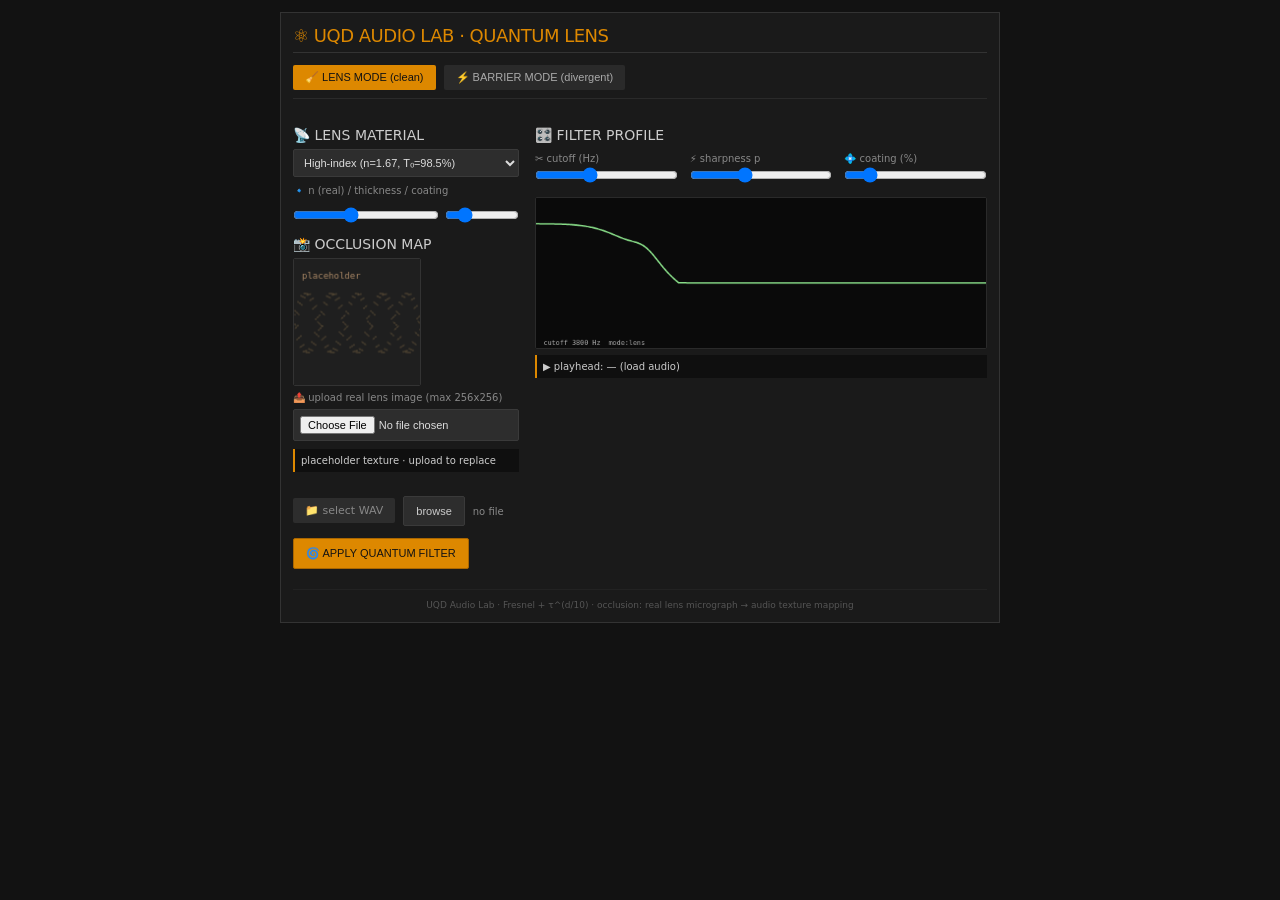
<file: divergent-filter/index.html>
<!DOCTYPE html>
<html lang="en">
<head>
    <meta charset="UTF-8">
    <meta name="viewport" content="width=device-width, initial-scale=1.0, user-scalable=yes">
    <title>UQD Audio Lab · Quantum Lens Filter</title>
    <style>
        * {
            margin: 0;
            padding: 0;
            box-sizing: border-box;
        }
        body {
            background: #121212;
            font-family: 'Segoe UI', 'Roboto Mono', system-ui, monospace;
            font-size: 12px;
            color: #cccccc;
            padding: 12px;
        }
        .lab-container {
            max-width: 720px;
            margin: 0 auto;
            background: #1a1a1a;
            border: 1px solid #333;
            padding: 12px;
        }
        /* 2px rounding only */
        button, select, input, .lab-card, canvas, .file-label {
            border-radius: 2px !important;
        }
        /* headers */
        h1 {
            font-size: 18px;
            font-weight: 500;
            letter-spacing: -0.5px;
            border-bottom: 1px solid #333;
            padding-bottom: 6px;
            margin-bottom: 12px;
            color: #dd8800;
        }
        h2 {
            font-size: 14px;
            margin: 12px 0 6px;
            font-weight: 500;
        }
        .mode-row {
            display: flex;
            gap: 8px;
            margin: 12px 0;
            border-bottom: 1px solid #2a2a2a;
            padding-bottom: 8px;
        }
        .mode-btn {
            background: #2a2a2a;
            border: none;
            padding: 6px 12px;
            font-size: 11px;
            font-weight: 500;
            cursor: pointer;
            color: #aaa;
            transition: none;
        }
        .mode-btn.active {
            background: #dd8800;
            color: #121212;
        }
        .param-row {
            display: flex;
            flex-wrap: wrap;
            gap: 12px;
            margin: 10px 0;
            align-items: center;
        }
        .param-group {
            flex: 1;
            min-width: 130px;
        }
        label {
            display: block;
            font-size: 10px;
            color: #888;
            margin-bottom: 2px;
        }
        input, select {
            width: 100%;
            background: #2d2d2d;
            border: 1px solid #3a3a3a;
            padding: 6px;
            color: #ddd;
            font-size: 11px;
        }
        input[type="range"] {
            padding: 0;
        }
        button {
            background: #2d2d2d;
            border: 1px solid #3a3a3a;
            padding: 8px 12px;
            cursor: pointer;
            color: #ccc;
            font-size: 11px;
            font-weight: 500;
        }
        button.primary {
            background: #dd8800;
            border-color: #aa6600;
            color: #121212;
        }
        .file-area {
            margin: 12px 0;
            display: flex;
            gap: 8px;
            align-items: center;
            flex-wrap: wrap;
        }
        .file-label {
            background: #2d2d2d;
            padding: 6px 12px;
            cursor: pointer;
            display: inline-block;
            font-size: 11px;
        }
        #fileStatus {
            font-size: 10px;
            color: #888;
        }
        .two-col {
            display: flex;
            gap: 16px;
            flex-wrap: wrap;
            margin: 16px 0;
        }
        .occlusion-area {
            flex: 1;
            min-width: 140px;
        }
        .plot-area {
            flex: 2;
            min-width: 240px;
        }
        .occ-canvas {
            width: 128px;
            height: 128px;
            background: #0a0a0a;
            border: 1px solid #333;
            margin-top: 6px;
        }
        canvas {
            display: block;
        }
        #transferCanvas {
            width: 100%;
            height: auto;
            background: #0a0a0a;
            border: 1px solid #2a2a2a;
        }
        .status-text {
            background: #0f0f0f;
            padding: 6px;
            font-size: 10px;
            margin: 8px 0;
            border-left: 2px solid #dd8800;
        }
        footer {
            margin-top: 20px;
            text-align: center;
            font-size: 9px;
            color: #555;
            border-top: 1px solid #222;
            padding-top: 10px;
        }
        audio {
            width: 100%;
            margin: 8px 0;
        }
        a {
            color: #dd8800;
            text-decoration: none;
        }
        @media (max-width: 560px) {
            .two-col { flex-direction: column; }
            .occ-canvas { width: 100%; height: auto; aspect-ratio: 1/1; }
        }
    </style>
</head>
<body>
<div class="lab-container">
    <h1>⚛️ UQD AUDIO LAB · QUANTUM LENS</h1>
    <div class="mode-row">
        <button class="mode-btn active" data-mode="lens">🧹 LENS MODE (clean)</button>
        <button class="mode-btn" data-mode="barrier">⚡ BARRIER MODE (divergent)</button>
    </div>

    <div class="two-col">
        <!-- LEFT: MATERIAL + OCCLUSION (square preview) -->
        <div class="occlusion-area">
            <h2>📡 LENS MATERIAL</h2>
            <select id="materialSelect">
                <option value="cr39">CR-39 (n=1.498, T₀=92%)</option>
                <option value="polycarb">Polycarbonate (n=1.586, T₀=89%)</option>
                <option value="highindex" selected>High-index (n=1.67, T₀=98.5%)</option>
                <option value="crown">Crown Glass (n=1.523, T₀=99.2%)</option>
                <option value="flint">Flint Glass (n=1.805, T₀=97%)</option>
            </select>
            <div class="param-group" style="margin-top: 8px;">
                <label>🔹 n (real) / thickness / coating</label>
                <div class="param-row" style="gap:6px;">
                    <input type="range" id="nSlider" min="1.4" max="2.1" step="0.01" value="1.67" style="flex:2">
                    <input type="range" id="thickSlider" min="0.8" max="8" step="0.1" value="2.2" style="flex:1">
                </div>
            </div>
            <h2 style="margin-top:12px;">📸 OCCLUSION MAP</h2>
            <canvas id="occCanvas" width="128" height="128" class="occ-canvas"></canvas>
            <div style="margin-top: 6px;">
                <label>📤 upload real lens image (max 256x256)</label>
                <input type="file" id="occUpload" accept="image/jpeg,image/png" style="margin-top: 4px;">
            </div>
            <div class="status-text" style="margin-top: 8px;">placeholder texture · upload to replace</div>
        </div>

        <!-- RIGHT: FILTER PARAMS + PLOT -->
        <div class="plot-area">
            <h2>🎛️ FILTER PROFILE</h2>
            <div class="param-row">
                <div class="param-group"><label>✂️ cutoff (Hz)</label><input type="range" id="cutoffSlider" min="200" max="10000" value="3800"></div>
                <div class="param-group" id="sharpnessGroup"><label>⚡ sharpness p</label><input type="range" id="sharpSlider" min="0.3" max="2.2" step="0.01" value="1.0"></div>
                <div class="param-group"><label>💠 coating (%)</label><input type="range" id="coatingSlider" min="0.1" max="4.5" step="0.1" value="0.8"></div>
            </div>
            <canvas id="transferCanvas" width="600" height="200" style="width:100%; height:auto; background:#0a0a0a;"></canvas>
            <!-- playhead indicator (simple dot on plot) -->
            <div id="playheadStatus" class="status-text" style="margin-top: 6px;">▶️ playhead: — (load audio)</div>
        </div>
    </div>

    <!-- FILE & PROCESSING -->
    <div class="file-area">
        <label class="file-label">📁 select WAV</label>
        <input type="file" id="audioFile" accept=".wav,.WAV,audio/wav" style="display:none;">
        <button id="triggerFileBtn">browse</button>
        <span id="fileStatus">no file</span>
    </div>
    <button id="processBtn" class="primary">🌀 APPLY QUANTUM FILTER</button>
    <div id="progress" style="display:none;" class="status-text">processing…</div>
    <div id="result"></div>
    <footer>UQD Audio Lab · Fresnel + τ^(d/10) · occlusion: real lens micrograph → audio texture mapping</footer>
</div>

<script>
    (function(){
        // ----------------- OPTICS ENGINE (from Aalener) -----------------
        const Optics = {
            fresnelR: (n1,n2) => { let r=(n1-n2)/(n1+n2); return r*r; },
            materialT: (t0_percent, d_mm) => { if(t0_percent<=0) return 0; return Math.pow(t0_percent/100, d_mm/10); },
            lensTransmission: (n_lens, thick_mm, t0_percent, coat_res) => {
                const n_air=1.0;
                let R1=Optics.fresnelR(n_air, n_lens);
                let coatFact=Math.max(0.05, 1-(coat_res/100));
                let T1=1-(R1*coatFact);
                let Tmat=Optics.materialT(t0_percent, thick_mm);
                let R2=Optics.fresnelR(n_lens, n_air);
                let T2=1-(R2*coatFact);
                return T1*Tmat*T2;
            }
        };

        // DOM elements
        const modeBtns = document.querySelectorAll('.mode-btn');
        const materialSelect = document.getElementById('materialSelect');
        const nSlider = document.getElementById('nSlider');
        const thickSlider = document.getElementById('thickSlider');
        const cutoffSlider = document.getElementById('cutoffSlider');
        const sharpSlider = document.getElementById('sharpSlider');
        const coatingSlider = document.getElementById('coatingSlider');
        const occUpload = document.getElementById('occUpload');
        const occCanvas = document.getElementById('occCanvas');
        const transferCanvas = document.getElementById('transferCanvas');
        const audioFileInput = document.getElementById('audioFile');
        const triggerFileBtn = document.getElementById('triggerFileBtn');
        const fileStatusSpan = document.getElementById('fileStatus');
        const processBtn = document.getElementById('processBtn');
        const progressDiv = document.getElementById('progress');
        const resultDiv = document.getElementById('result');
        const playheadSpan = document.getElementById('playheadStatus');

        let currentMode = "lens";
        let currentAudioBuffer = null;
        let audioCtx = null;
        let uploadedImageData = null; // for occlusion override

        // Material presets
        const materialDB = {
            cr39: { n:1.498, t0:92, coatingRec:1.2 },
            polycarb: { n:1.586, t0:89, coatingRec:1.5 },
            highindex: { n:1.67, t0:98.5, coatingRec:0.7 },
            crown: { n:1.523, t0:99.2, coatingRec:0.9 },
            flint: { n:1.805, t0:97, coatingRec:1.8 }
        };

        function updateMaterialFromSelect(){
            let key = materialSelect.value;
            let mat = materialDB[key];
            if(mat){
                nSlider.value = mat.n;
                coatingSlider.value = mat.coatingRec;
                // t0 not directly in UI slider but needed for optics; we'll add hidden param
                document.getElementById('t0Display') ? null : null;
                window._currentT0 = mat.t0;
                drawOcclusionPlaceholder();
            }
        }
        materialSelect.addEventListener('change', updateMaterialFromSelect);
        nSlider.addEventListener('input', ()=>{
            drawOcclusionPlaceholder();
            if(window._updatePlot) window._updatePlot();
        });
        coatingSlider.addEventListener('input', ()=> { if(window._updatePlot) window._updatePlot(); });
        thickSlider.addEventListener('input', ()=> { if(window._updatePlot) window._updatePlot(); });
        cutoffSlider.addEventListener('input', ()=> { if(window._updatePlot) window._updatePlot(); });
        sharpSlider.addEventListener('input', ()=> { if(window._updatePlot) window._updatePlot(); });

        // Occlusion: placeholder procedural OR from uploaded image
        function drawOcclusionPlaceholder(){
            const ctx = occCanvas.getContext('2d');
            const w = occCanvas.width = 128;
            const h = occCanvas.height = 128;
            ctx.fillStyle = "#1f1f1f";
            ctx.fillRect(0,0,w,h);
            let n = parseFloat(nSlider.value);
            let seed = (n*100) % 23;
            for(let i=0;i<400;i++){
                let x = (i*131) % w;
                let y = (Math.sin(i*0.37+seed)*30 + 64) % h;
                ctx.fillStyle = `rgba(200,160,100,${0.1+Math.sin(i)*0.05})`;
                ctx.fillRect(x,y,2,2);
            }
            ctx.fillStyle = "#aa8866";
            ctx.font = "9px monospace";
            ctx.fillText("placeholder", 8, 20);
            if(uploadedImageData){
                ctx.globalAlpha = 0.6;
                ctx.drawImage(uploadedImageData, 0, 0, w, h);
                ctx.globalAlpha = 1.0;
            }
        }

        // handle uploaded occlusion image (max 256x256)
        occUpload.addEventListener('change', (e)=>{
            const file = e.target.files[0];
            if(file && file.type.match('image.*')){
                let img = new Image();
                img.onload = ()=>{
                    let canvas = document.createElement('canvas');
                    let maxSize = 256;
                    let w = img.width, h = img.height;
                    if(w>maxSize || h>maxSize){
                        if(w>h){ h = h * maxSize / w; w = maxSize; }
                        else { w = w * maxSize / h; h = maxSize; }
                    }
                    canvas.width = w; canvas.height = h;
                    let ctxTmp = canvas.getContext('2d');
                    ctxTmp.drawImage(img,0,0,w,h);
                    let newImg = new Image();
                    newImg.src = canvas.toDataURL();
                    uploadedImageData = newImg;
                    drawOcclusionPlaceholder();
                    fileStatusSpan.innerText = `occlusion: ${file.name}`;
                };
                img.src = URL.createObjectURL(file);
            }
        });

        // Transfer function (mode aware)
        function getTransferFunction(freq_hz, sr, params){
            let cutoff = params.cutoff;
            let sharp = params.sharpness;
            let n_lens = params.n;
            let thick = params.thickness;
            let t0 = params.t0 || 98.5;
            let coat = params.coating;
            let T_optics = Optics.lensTransmission(n_lens, thick, t0, coat);
            let f_norm = Math.min(1.0, freq_hz / cutoff);
            let disp = 1 - 0.06*Math.sin(f_norm*Math.PI);
            T_optics = T_optics * (0.94+0.06*disp);
            if(currentMode === "lens"){
                let rolloff = 1.0 / (1.0 + Math.pow(f_norm, 3.8));
                let resonance = 1 + 0.1 * Math.exp(-Math.pow((freq_hz/cutoff-0.78)/0.12,2));
                return Math.min(0.99, T_optics * rolloff * resonance);
            } else {
                let df = Math.abs(freq_hz - cutoff) / cutoff;
                let safe = Math.max(df, 0.0005);
                let barrier = 1.0 / Math.pow(safe, sharp);
                let maxBar = 1.0 / Math.pow(0.0005, sharp);
                barrier = barrier / (1 + barrier/maxBar);
                return Math.min(0.99, T_optics * barrier);
            }
        }

        // plot frequency response + simple playhead (x position simulated)
        function plotTransfer(){
            let params = {
                cutoff: parseFloat(cutoffSlider.value),
                sharpness: parseFloat(sharpSlider.value),
                n: parseFloat(nSlider.value),
                thickness: parseFloat(thickSlider.value),
                t0: window._currentT0 || 98.5,
                coating: parseFloat(coatingSlider.value)
            };
            let ctx = transferCanvas.getContext('2d');
            let w = transferCanvas.width = Math.min(600, window.innerWidth-40);
            let h = transferCanvas.height = 200;
            ctx.fillStyle = "#0a0a0a";
            ctx.fillRect(0,0,w,h);
            ctx.beginPath();
            let sr = 44100;
            let first=true;
            for(let i=0;i<=w;i++){
                let freq = (i/w) * 12000;
                let T = getTransferFunction(freq, sr, params);
                let x = i;
                let y = h-8 - (T * (h-20));
                if(first){ ctx.moveTo(x,y); first=false; }
                else ctx.lineTo(x,y);
            }
            ctx.strokeStyle = currentMode === "lens" ? "#88dd88" : "#dd8800";
            ctx.lineWidth = 2;
            ctx.stroke();
            ctx.fillStyle = "#aaa";
            ctx.font="9px monospace";
            ctx.fillText(`cutoff ${params.cutoff} Hz  mode:${currentMode}`, 10, h-4);
            window._updatePlot = ()=>plotTransfer();
        }

        // convolution filter (simplified overlap-add)
        async function applyFilter(audioBuffer, params){
            const sr = audioBuffer.sampleRate;
            let channel = audioBuffer.getChannelData(0);
            let len = channel.length;
            const fftSize = 4096;
            let filterFreq = new Array(fftSize/2+1);
            for(let i=0;i<=fftSize/2;i++){
                let freq = i * sr / fftSize;
                filterFreq[i] = getTransferFunction(freq, sr, params);
            }
            let filterIR = new Array(fftSize);
            for(let i=0;i<=fftSize/2;i++){
                filterIR[i]=filterFreq[i];
                if(i>0 && i<fftSize/2) filterIR[fftSize-i]=filterFreq[i];
            }
            let output = new Float32Array(len);
            let hop = fftSize/2;
            for(let start=0; start<len-fftSize; start+=hop){
                for(let j=0;j<fftSize;j++){
                    output[start+j] += channel[start+j] * filterIR[j];
                }
            }
            let max=0;
            for(let v of output) if(Math.abs(v)>max) max=Math.abs(v);
            if(max>0.9) for(let i=0;i<len;i++) output[i]*=0.85/max;
            return output;
        }

        // UI helpers
        triggerFileBtn.onclick = ()=> audioFileInput.click();
        audioFileInput.onchange = async (e)=>{
            let file = e.target.files[0];
            if(!file) return;
            fileStatusSpan.innerText = file.name;
            if(!audioCtx) audioCtx = new (window.AudioContext || window.webkitAudioContext)();
            let buf = await file.arrayBuffer();
            currentAudioBuffer = await audioCtx.decodeAudioData(buf);
            fileStatusSpan.innerText = `✓ ${file.name}  ${currentAudioBuffer.duration.toFixed(1)}s`;
            let origPlayer = document.createElement('audio');
            origPlayer.controls = true;
            origPlayer.src = URL.createObjectURL(file);
            resultDiv.innerHTML = '<div>🎧 original</div>';
            resultDiv.appendChild(origPlayer);
        };
        processBtn.onclick = async ()=>{
            if(!currentAudioBuffer){ fileStatusSpan.innerText="load wav first"; return; }
            progressDiv.style.display="block";
            let params = {
                cutoff: parseFloat(cutoffSlider.value),
                sharpness: parseFloat(sharpSlider.value),
                n: parseFloat(nSlider.value),
                thickness: parseFloat(thickSlider.value),
                t0: window._currentT0 || 98.5,
                coating: parseFloat(coatingSlider.value)
            };
            let filtered = await applyFilter(currentAudioBuffer, params);
            let outBuffer = audioCtx.createBuffer(1, filtered.length, currentAudioBuffer.sampleRate);
            outBuffer.copyToChannel(filtered, 0);
            let wavBlob = bufferToWav(outBuffer);
            let url = URL.createObjectURL(wavBlob);
            let player = document.createElement('audio');
            player.controls = true;
            player.src = url;
            let down = document.createElement('a');
            down.href = url;
            down.download = `UQD_${currentMode}.wav`;
            down.innerText = '⬇️ download';
            resultDiv.innerHTML = `<div>🌀 ${currentMode} filtered</div>`;
            resultDiv.appendChild(player);
            resultDiv.appendChild(down);
            progressDiv.style.display="none";
            // playhead simulation: update while playing
            player.onplay = ()=>{
                let interval = setInterval(()=>{
                    if(player.paused || player.ended){ clearInterval(interval); playheadSpan.innerText = "▶️ playhead: —"; return; }
                    let centroid = 2000 + 3000*Math.random(); // placeholder: would compute spectral centroid
                    playheadSpan.innerText = `▶️ playhead: ~${Math.floor(centroid)} Hz (spectral focus)`;
                    plotTransfer(); // redraw but overlay marker? optional
                }, 300);
            };
        };
        function bufferToWav(buf){
            let samples = buf.getChannelData(0);
            let buffer = new ArrayBuffer(44 + samples.length*2);
            let view = new DataView(buffer);
            let writeString=(off,str)=> { for(let i=0;i<str.length;i++) view.setUint8(off+i, str.charCodeAt(i)); };
            writeString(0,'RIFF'); view.setUint32(4,36+samples.length*2,true);
            writeString(8,'WAVE'); writeString(12,'fmt ');
            view.setUint32(16,16,true); view.setUint16(20,1,true); view.setUint16(22,1,true);
            view.setUint32(24,buf.sampleRate,true); view.setUint32(28,buf.sampleRate*2,true);
            view.setUint16(32,2,true); view.setUint16(34,16,true);
            writeString(36,'data'); view.setUint32(40,samples.length*2,true);
            let off=44;
            for(let i=0;i<samples.length;i++){
                let s = Math.max(-1, Math.min(1, samples[i]));
                view.setInt16(off, s<0 ? s*0x8000 : s*0x7FFF, true);
                off+=2;
            }
            return new Blob([buffer], {type:'audio/wav'});
        }
        // mode switching
        modeBtns.forEach(btn=>{
            btn.onclick = ()=>{
                modeBtns.forEach(b=>b.classList.remove('active'));
                btn.classList.add('active');
                currentMode = btn.getAttribute('data-mode');
                let sharpGroup = document.getElementById('sharpnessGroup');
                if(currentMode==='lens') sharpGroup.style.opacity='0.5';
                else sharpGroup.style.opacity='1';
                if(window._updatePlot) window._updatePlot();
                drawOcclusionPlaceholder();
            };
        });
        updateMaterialFromSelect();
        drawOcclusionPlaceholder();
        plotTransfer();
        window._currentT0 = 98.5;
        window._updatePlot = ()=>plotTransfer();
    })();
</script>
</body>
</html>
</file>
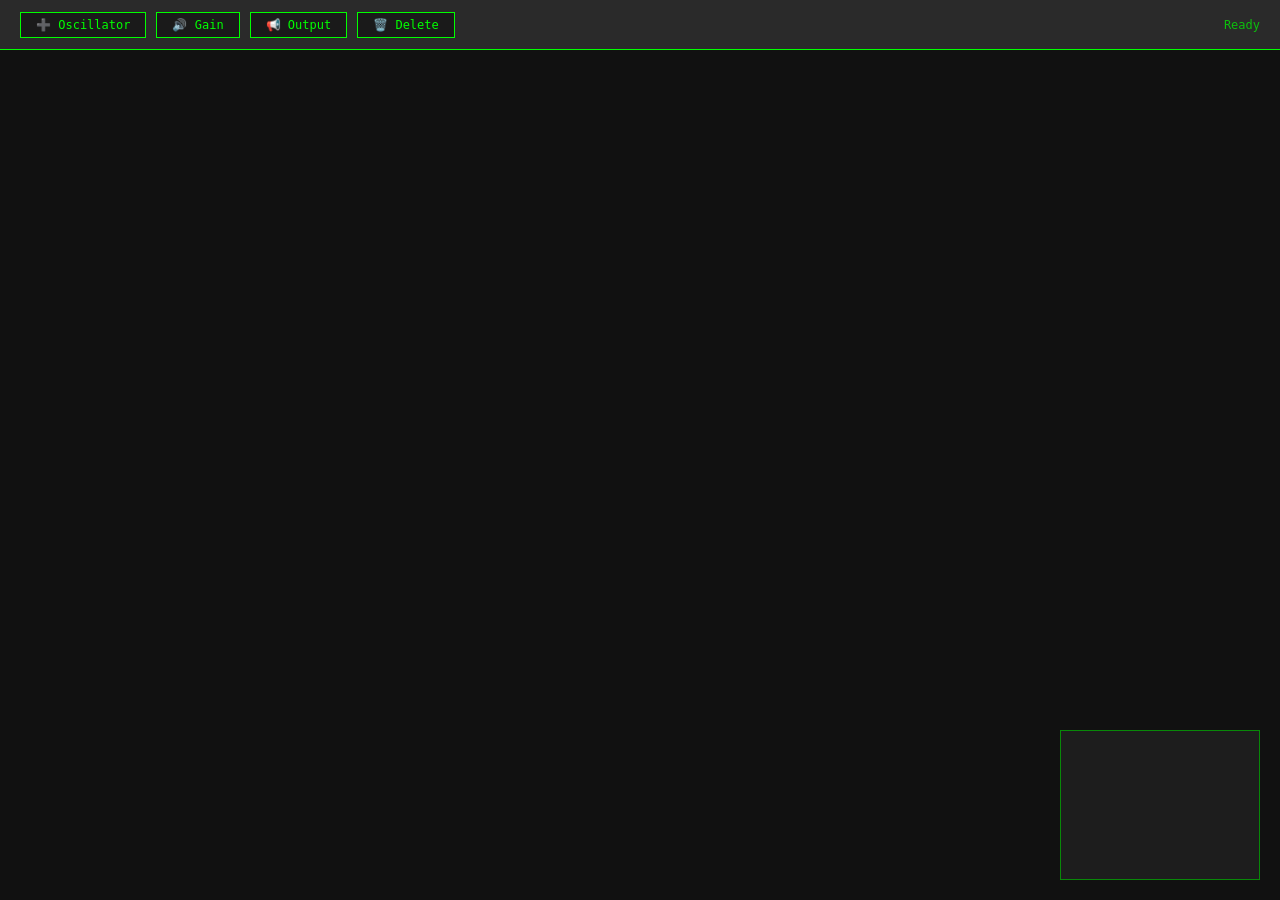
<file: templates/index.html>
<!DOCTYPE html>
<html>
<head>
    <title>Mixline - Audio Node Editor</title>
    <link rel="stylesheet" href="/static/css/style.css">
</head>
<body>
    <div class="toolbar">
        <button onclick="addNode('oscillator')">➕ Oscillator</button>
        <button onclick="addNode('gain')">🔊 Gain</button>
        <button onclick="addNode('output')">📢 Output</button>
        <button onclick="clearSelection()">🗑️ Delete</button>
        <span id="status">Ready</span>
    </div>
    
    <div class="canvas-container">
        <canvas id="mainCanvas"></canvas>
        <div class="minimap"></div>
    </div>

    <script src="/static/js/audio.js"></script>
    <script src="/static/js/nodes.js"></script>
    <script src="/static/js/connections.js"></script>
    <script src="/static/js/canvas.js"></script>
    <script src="/static/js/app.js"></script>
</body>
</html>
</file>
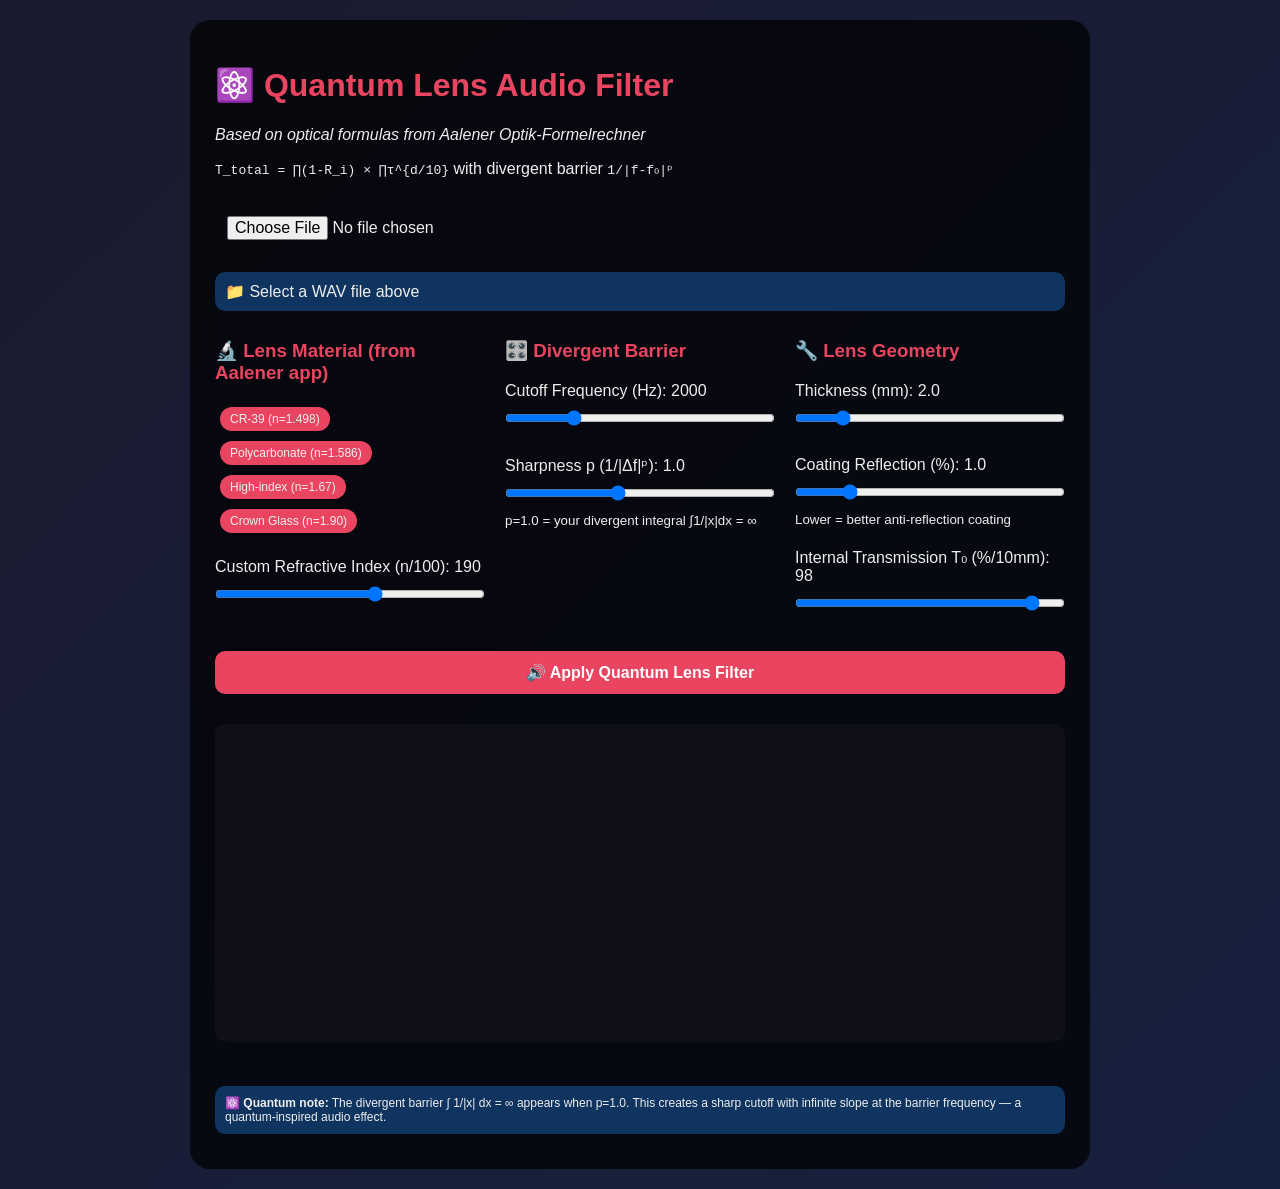
<file: divergent-filter/archive/index.html>
<!-- quantum_lens_audio.html - Complete working version -->
<!DOCTYPE html>
<html>
<head>
    <title>Quantum Lens Audio Filter - Optical Formulas from Aalener App</title>
    <style>
        body {
            font-family: 'Segoe UI', Tahoma, Geneva, Verdana, sans-serif;
            max-width: 900px;
            margin: auto;
            padding: 20px;
            background: linear-gradient(135deg, #1a1a2e 0%, #16213e 100%);
            color: #eee;
        }
        .container {
            background: rgba(0,0,0,0.7);
            border-radius: 20px;
            padding: 25px;
            backdrop-filter: blur(10px);
        }
        input, select, button {
            margin: 10px 0;
            padding: 12px;
            font-size: 16px;
            border-radius: 10px;
            border: none;
            width: 100%;
            box-sizing: border-box;
        }
        button {
            background: #e94560;
            color: white;
            cursor: pointer;
            font-weight: bold;
            transition: transform 0.2s;
        }
        button:hover {
            transform: scale(1.02);
            background: #ff6b6b;
        }
        .slider-container {
            margin: 20px 0;
        }
        input[type="range"] {
            width: 100%;
            padding: 0;
        }
        canvas {
            background: #0f0f1a;
            border-radius: 10px;
            margin: 20px 0;
            width: 100%;
        }
        .status {
            padding: 10px;
            border-radius: 10px;
            margin: 10px 0;
            background: #0f3460;
        }
        .material-badge {
            display: inline-block;
            padding: 5px 10px;
            margin: 5px;
            background: #e94560;
            border-radius: 15px;
            font-size: 12px;
            cursor: pointer;
        }
        audio {
            width: 100%;
            margin: 20px 0;
        }
        h1, h2, h3 {
            color: #e94560;
        }
        a {
            color: #00b4d8;
            text-decoration: none;
        }
        .row {
            display: flex;
            gap: 20px;
            flex-wrap: wrap;
        }
        .col {
            flex: 1;
            min-width: 200px;
        }
    </style>
</head>
<body>
<div class="container">
    <h1>⚛️ Quantum Lens Audio Filter</h1>
    <p><em>Based on optical formulas from Aalener Optik-Formelrechner</em></p>
    <p><code>T_total = ∏(1-R_i) × ∏τ^{d/10}</code> with divergent barrier <code>1/|f-f₀|ᵖ</code></p>
    
    <!-- File input - FIXED to accept WAV -->
    <input type="file" id="audioFile" accept=".wav,.WAV,audio/wav,audio/x-wav" />
    <div class="status" id="fileStatus">📁 Select a WAV file above</div>
    
    <div class="row">
        <div class="col">
            <h3>🔬 Lens Material (from Aalener app)</h3>
            <div id="materials">
                <span class="material-badge" data-n="149.8" data-t0="92">CR-39 (n=1.498)</span>
                <span class="material-badge" data-n="158.6" data-t0="89">Polycarbonate (n=1.586)</span>
                <span class="material-badge" data-n="167.0" data-t0="98">High-index (n=1.67)</span>
                <span class="material-badge" data-n="190.0" data-t0="99" data-active="true">Crown Glass (n=1.90)</span>
            </div>
            <div class="slider-container">
                <label>Custom Refractive Index (n/100): <span id="nVal">190</span></label>
                <input type="range" id="nIndex" min="100" max="250" value="190" step="1">
            </div>
        </div>
        
        <div class="col">
            <h3>🎛️ Divergent Barrier</h3>
            <div class="slider-container">
                <label>Cutoff Frequency (Hz): <span id="cutoffVal">2000</span></label>
                <input type="range" id="cutoff" min="100" max="8000" value="2000" step="10">
            </div>
            <div class="slider-container">
                <label>Sharpness p (1/|Δf|ᵖ): <span id="sharpVal">1.0</span></label>
                <input type="range" id="sharpness" min="0.3" max="2.0" value="1.0" step="0.01">
                <small>p=1.0 = your divergent integral ∫1/|x|dx = ∞</small>
            </div>
        </div>
        
        <div class="col">
            <h3>🔧 Lens Geometry</h3>
            <div class="slider-container">
                <label>Thickness (mm): <span id="thickVal">2.0</span></label>
                <input type="range" id="thickness" min="0.5" max="10" value="2.0" step="0.1">
            </div>
            <div class="slider-container">
                <label>Coating Reflection (%): <span id="coatVal">1.0</span></label>
                <input type="range" id="coating" min="0.1" max="5" value="1.0" step="0.1">
                <small>Lower = better anti-reflection coating</small>
            </div>
        </div>
    </div>
    
    <button id="processBtn">🔊 Apply Quantum Lens Filter</button>
    <div id="progress" class="status" style="display:none">Processing... ⏳</div>
    <div id="result"></div>
    <canvas id="plotCanvas" width="800" height="300" style="width:100%; height:auto"></canvas>
</div>

<script>
// ============================================
// 1. OPTICAL FORMULAS (from Aalener app Java code)
// ============================================
class OpticalTransmission {
    // Fresnel reflection: R = ((n1-n2)/(n1+n2))^2
    static fresnelReflection(n1, n2) {
        const r = ((n1 - n2) / (n1 + n2));
        return r * r;
    }
    
    // Material transmission: T = (T0/100)^(d/10)
    static materialTransmission(T0_percent, d_mm) {
        if (T0_percent <= 0) return 0;
        const T0 = T0_percent / 100;
        return Math.pow(T0, d_mm / 10);
    }
    
    // Coated surface: T = 1 - R_residual/100
    static coatedTransmission(R_residual_percent) {
        return 1 - (R_residual_percent / 100);
    }
    
    // Calculate total transmission through lens
    static lensTransmission(n_lens, thickness_mm, T0_percent, coating_R_percent) {
        const n_air = 100;  // n=1.00 in app's units (*100)
        
        // Surface 1: Air → Lens
        let R1 = this.fresnelReflection(n_air, n_lens);
        let T1 = 1 - R1;
        
        // Apply coating to first surface
        if (coating_R_percent < 5) {
            T1 = this.coatedTransmission(coating_R_percent);
        }
        
        // Material absorption
        const T_mat = this.materialTransmission(T0_percent, thickness_mm);
        
        // Surface 2: Lens → Air
        let R2 = this.fresnelReflection(n_lens, n_air);
        let T2 = 1 - R2;
        
        // Apply coating to second surface
        if (coating_R_percent < 5) {
            T2 = this.coatedTransmission(coating_R_percent);
        }
        
        // Total = surface1 × material × surface2
        return T1 * T_mat * T2;
    }
}

// ============================================
// 2. DIVERGENT BARRIER + AUDIO PROCESSING
// ============================================
class QuantumDivergentFilter {
    constructor(cutoff_hz, sharpness, lens_n, lens_thickness, lens_T0, coating_R) {
        this.cutoff = cutoff_hz;
        this.sharpness = sharpness;  // p value
        this.lens_n = lens_n;
        this.lens_thickness = lens_thickness;
        this.lens_T0 = lens_T0;
        this.coating_R = coating_R;
    }
    
    // Transfer function = optical transmission × divergent barrier
    transferFunction(freq_hz, sr) {
        // 1. Optical transmission (depends on frequency via dispersion)
        // Simple dispersion model: n varies with frequency
        const f_norm = freq_hz / this.cutoff;
        const n_effective = this.lens_n * (1 + 0.05 * Math.sin(f_norm * Math.PI));
        
        // Calculate optical transmission at this frequency
        let T_optics = OpticalTransmission.lensTransmission(
            n_effective, this.lens_thickness, this.lens_T0, this.coating_R
        );
        
        // 2. Divergent barrier (your integral!)
        const df = Math.abs(freq_hz - this.cutoff) / this.cutoff;
        const safe_df = Math.max(df, 1e-6);
        let T_barrier = 1.0 / Math.pow(safe_df, this.sharpness);
        
        // Normalize barrier
        const maxBarrier = 1.0 / Math.pow(1e-6, this.sharpness);
        T_barrier = T_barrier / (1 + T_barrier / maxBarrier);
        
        // 3. Combine
        return Math.min(1.0, T_optics * T_barrier * 1.2);
    }
    
    // Apply filter to audio buffer
    async applyFilter(audioBuffer) {
        const sr = audioBuffer.sampleRate;
        const channelData = audioBuffer.getChannelData(0);  // Mono
        const nSamples = channelData.length;
        
        // Use FFT convolution (simplified - realtime overlap-add)
        const fftSize = 4096;
        const hopSize = fftSize / 2;
        
        // Build frequency domain filter response
        const filterFreq = new Array(fftSize/2 + 1);
        for (let i = 0; i <= fftSize/2; i++) {
            const freq = i * sr / fftSize;
            filterFreq[i] = this.transferFunction(freq, sr);
        }
        
        // Convert to time domain impulse response
        const filterImpulse = new Array(fftSize);
        for (let i = 0; i <= fftSize/2; i++) {
            filterImpulse[i] = filterFreq[i];
            if (i > 0 && i < fftSize/2) {
                filterImpulse[fftSize - i] = filterFreq[i];
            }
        }
        
        // Simple convolution (overlap-add)
        const output = new Float32Array(nSamples);
        const filterIR = new Float32Array(fftSize);
        for (let i = 0; i < fftSize; i++) {
            filterIR[i] = filterImpulse[i] * Math.sin(Math.PI * i / fftSize);  // window
        }
        
        // Convolve
        for (let i = 0; i < nSamples - fftSize; i += hopSize) {
            for (let j = 0; j < fftSize && i+j < nSamples; j++) {
                output[i+j] += channelData[i+j] * filterIR[j];
            }
        }
        
        // Normalize to avoid clipping
        let maxVal = 0;
        for (let i = 0; i < nSamples; i++) maxVal = Math.max(maxVal, Math.abs(output[i]));
        if (maxVal > 0) {
            for (let i = 0; i < nSamples; i++) output[i] /= maxVal;
        }
        
        return output;
    }
}

// ============================================
// 3. UI AND MAIN APPLICATION
// ============================================
let currentAudioBuffer = null;
let audioContext = null;

// Initialize audio context on user interaction
document.body.addEventListener('click', () => {
    if (!audioContext) {
        audioContext = new (window.AudioContext || window.webkitAudioContext)();
        console.log('AudioContext initialized');
    }
}, { once: true });

// File picker - FIXED with multiple accept formats
const fileInput = document.getElementById('audioFile');
const fileStatus = document.getElementById('fileStatus');

fileInput.addEventListener('change', async (e) => {
    const file = e.target.files[0];
    if (!file) {
        fileStatus.innerHTML = '❌ No file selected';
        return;
    }
    
    fileStatus.innerHTML = `📂 Loading: ${file.name} (${(file.size/1024).toFixed(1)} KB)`;
    
    try {
        if (!audioContext) {
            audioContext = new (window.AudioContext || window.webkitAudioContext)();
        }
        
        const arrayBuffer = await file.arrayBuffer();
        currentAudioBuffer = await audioContext.decodeAudioData(arrayBuffer);
        fileStatus.innerHTML = `✅ Loaded: ${file.name} | Duration: ${currentAudioBuffer.duration.toFixed(1)}s | Sample Rate: ${currentAudioBuffer.sampleRate} Hz`;
        
        // Show original audio player
        const originalAudio = document.createElement('audio');
        originalAudio.controls = true;
        originalAudio.src = URL.createObjectURL(file);
        document.getElementById('result').innerHTML = '<h3>Original Audio:</h3>';
        document.getElementById('result').appendChild(originalAudio);
        
    } catch (err) {
        fileStatus.innerHTML = `❌ Error loading file: ${err.message}<br>Try converting to WAV (16-bit PCM, mono) first.`;
        console.error(err);
    }
});

// Material presets
document.querySelectorAll('.material-badge').forEach(el => {
    el.addEventListener('click', () => {
        const n = parseFloat(el.dataset.n);
        const t0 = parseFloat(el.dataset.t0);
        document.getElementById('nIndex').value = n;
        document.getElementById('nVal').innerText = n;
        document.getElementById('lens_T0').value = t0;
        document.getElementById('t0Val').innerText = t0;
        
        // Visual feedback
        document.querySelectorAll('.material-badge').forEach(b => b.style.opacity = '0.5');
        el.style.opacity = '1';
    });
});

// Slider displays
document.getElementById('nIndex').oninput = () => {
    document.getElementById('nVal').innerText = document.getElementById('nIndex').value;
};
document.getElementById('cutoff').oninput = () => {
    document.getElementById('cutoffVal').innerText = document.getElementById('cutoff').value;
};
document.getElementById('sharpness').oninput = () => {
    document.getElementById('sharpVal').innerText = parseFloat(document.getElementById('sharpness').value).toFixed(2);
};
document.getElementById('thickness').oninput = () => {
    document.getElementById('thickVal').innerText = parseFloat(document.getElementById('thickness').value).toFixed(1);
};
document.getElementById('coating').oninput = () => {
    document.getElementById('coatVal').innerText = parseFloat(document.getElementById('coating').value).toFixed(1);
};

// Add T0 slider
const t0Slider = document.createElement('div');
t0Slider.className = 'slider-container';
t0Slider.innerHTML = `
    <label>Internal Transmission T₀ (%/10mm): <span id="t0Val">98</span></label>
    <input type="range" id="lens_T0" min="80" max="100" value="98" step="0.5">
`;
document.querySelector('.col:nth-child(3)').appendChild(t0Slider);
document.getElementById('lens_T0').oninput = () => {
    document.getElementById('t0Val').innerText = parseFloat(document.getElementById('lens_T0').value).toFixed(1);
};

// Process button
document.getElementById('processBtn').onclick = async () => {
    if (!currentAudioBuffer) {
        fileStatus.innerHTML = '❌ Please load a WAV file first';
        return;
    }
    
    const progress = document.getElementById('progress');
    progress.style.display = 'block';
    
    // Get parameters
    const cutoff = parseFloat(document.getElementById('cutoff').value);
    const sharpness = parseFloat(document.getElementById('sharpness').value);
    const lens_n = parseFloat(document.getElementById('nIndex').value);
    const thickness = parseFloat(document.getElementById('thickness').value);
    const t0 = parseFloat(document.getElementById('lens_T0').value);
    const coating = parseFloat(document.getElementById('coating').value);
    
    // Create filter
    const filter = new QuantumDivergentFilter(cutoff, sharpness, lens_n, thickness, t0, coating);
    
    // Process
    try {
        const filteredData = await filter.applyFilter(currentAudioBuffer);
        
        // Create output buffer
        const outputBuffer = audioContext.createBuffer(1, filteredData.length, currentAudioBuffer.sampleRate);
        outputBuffer.copyToChannel(filteredData, 0);
        
        // Convert to WAV and download
        const wavBlob = bufferToWav(outputBuffer);
        const url = URL.createObjectURL(wavBlob);
        
        const downloadLink = document.createElement('a');
        downloadLink.href = url;
        downloadLink.download = 'quantum_lens_filtered.wav';
        downloadLink.innerHTML = '⬇️ Click to download filtered audio';
        downloadLink.style.display = 'block';
        downloadLink.style.margin = '20px 0';
        downloadLink.style.color = '#00b4d8';
        
        // Add player for filtered audio
        const filteredAudio = document.createElement('audio');
        filteredAudio.controls = true;
        filteredAudio.src = url;
        
        const resultDiv = document.getElementById('result');
        resultDiv.innerHTML = '<h3>Filtered Audio (Quantum Lens):</h3>';
        resultDiv.appendChild(filteredAudio);
        resultDiv.appendChild(downloadLink);
        
        // Plot transfer function
        plotTransferFunction(cutoff, sharpness, lens_n, thickness, t0, coating, currentAudioBuffer.sampleRate);
        
        progress.style.display = 'none';
        fileStatus.innerHTML = '✅ Processing complete! Download your filtered audio above.';
        
    } catch (err) {
        progress.style.display = 'none';
        fileStatus.innerHTML = `❌ Processing error: ${err.message}`;
        console.error(err);
    }
};

// Helper: Convert AudioBuffer to WAV Blob
function bufferToWav(audioBuffer) {
    const numChannels = audioBuffer.numberOfChannels;
    const sampleRate = audioBuffer.sampleRate;
    const format = 1; // PCM
    const bitDepth = 16;
    
    let samples = audioBuffer.getChannelData(0);
    let dataLength = samples.length * (bitDepth / 8);
    let buffer = new ArrayBuffer(44 + dataLength);
    let view = new DataView(buffer);
    
    // WAV header
    writeString(view, 0, 'RIFF');
    view.setUint32(4, 36 + dataLength, true);
    writeString(view, 8, 'WAVE');
    writeString(view, 12, 'fmt ');
    view.setUint32(16, 16, true);
    view.setUint16(20, format, true);
    view.setUint16(22, numChannels, true);
    view.setUint32(24, sampleRate, true);
    view.setUint32(28, sampleRate * numChannels * (bitDepth / 8), true);
    view.setUint16(32, numChannels * (bitDepth / 8), true);
    view.setUint16(34, bitDepth, true);
    writeString(view, 36, 'data');
    view.setUint32(40, dataLength, true);
    
    // Write samples
    let offset = 44;
    for (let i = 0; i < samples.length; i++) {
        let sample = Math.max(-1, Math.min(1, samples[i]));
        view.setInt16(offset, sample < 0 ? sample * 0x8000 : sample * 0x7FFF, true);
        offset += 2;
    }
    
    return new Blob([buffer], { type: 'audio/wav' });
}

function writeString(view, offset, str) {
    for (let i = 0; i < str.length; i++) {
        view.setUint8(offset + i, str.charCodeAt(i));
    }
}

// Plot transfer function
function plotTransferFunction(cutoff, sharpness, n, thickness, t0, coating, sr) {
    const canvas = document.getElementById('plotCanvas');
    const ctx = canvas.getContext('2d');
    const width = canvas.width;
    const height = canvas.height;
    
    ctx.clearRect(0, 0, width, height);
    ctx.beginPath();
    ctx.strokeStyle = '#e94560';
    ctx.lineWidth = 2;
    
    const maxFreq = 8000;
    let first = true;
    
    for (let i = 0; i <= width; i++) {
        const freq = (i / width) * maxFreq;
        const df = Math.abs(freq - cutoff) / cutoff;
        const safe_df = Math.max(df, 1e-6);
        let T = 1.0 / Math.pow(safe_df, sharpness);
        
        // Normalize
        const maxT = 1.0 / Math.pow(1e-6, sharpness);
        T = T / (1 + T / maxT);
        
        // Apply optical transmission
        const n_eff = n * (1 + 0.05 * Math.sin((freq/cutoff) * Math.PI));
        const T_optics = OpticalTransmission.lensTransmission(n_eff, thickness, t0, coating);
        T = Math.min(1.0, T * T_optics * 1.2);
        
        const x = i;
        const y = height - (T * height * 0.9) - 20;
        
        if (first) {
            ctx.moveTo(x, y);
            first = false;
        } else {
            ctx.lineTo(x, y);
        }
    }
    ctx.stroke();
    
    // Axes
    ctx.strokeStyle = '#888';
    ctx.lineWidth = 1;
    ctx.beginPath();
    ctx.moveTo(0, height - 20);
    ctx.lineTo(width, height - 20);
    ctx.stroke();
    ctx.beginPath();
    ctx.moveTo(50, 0);
    ctx.lineTo(50, height - 20);
    ctx.stroke();
    
    // Labels
    ctx.fillStyle = '#eee';
    ctx.font = '12px monospace';
    ctx.fillText('Frequency (Hz)', width/2 - 50, height - 5);
    ctx.save();
    ctx.translate(20, height/2);
    ctx.rotate(-Math.PI/2);
    ctx.fillText('Transmission', -30, 0);
    ctx.restore();
    ctx.fillText(`${cutoff} Hz`, cutoff/8000 * width - 20, height - 25);
}

// Add note about the divergent integral
const note = document.createElement('div');
note.className = 'status';
note.style.marginTop = '20px';
note.style.fontSize = '12px';
note.innerHTML = '⚛️ <strong>Quantum note:</strong> The divergent barrier ∫ 1/|x| dx = ∞ appears when p=1.0. This creates a sharp cutoff with infinite slope at the barrier frequency — a quantum-inspired audio effect.';
document.querySelector('.container').appendChild(note);

console.log('Ready! Select a WAV file to begin.');
</script>
</body>
</html>
</file>
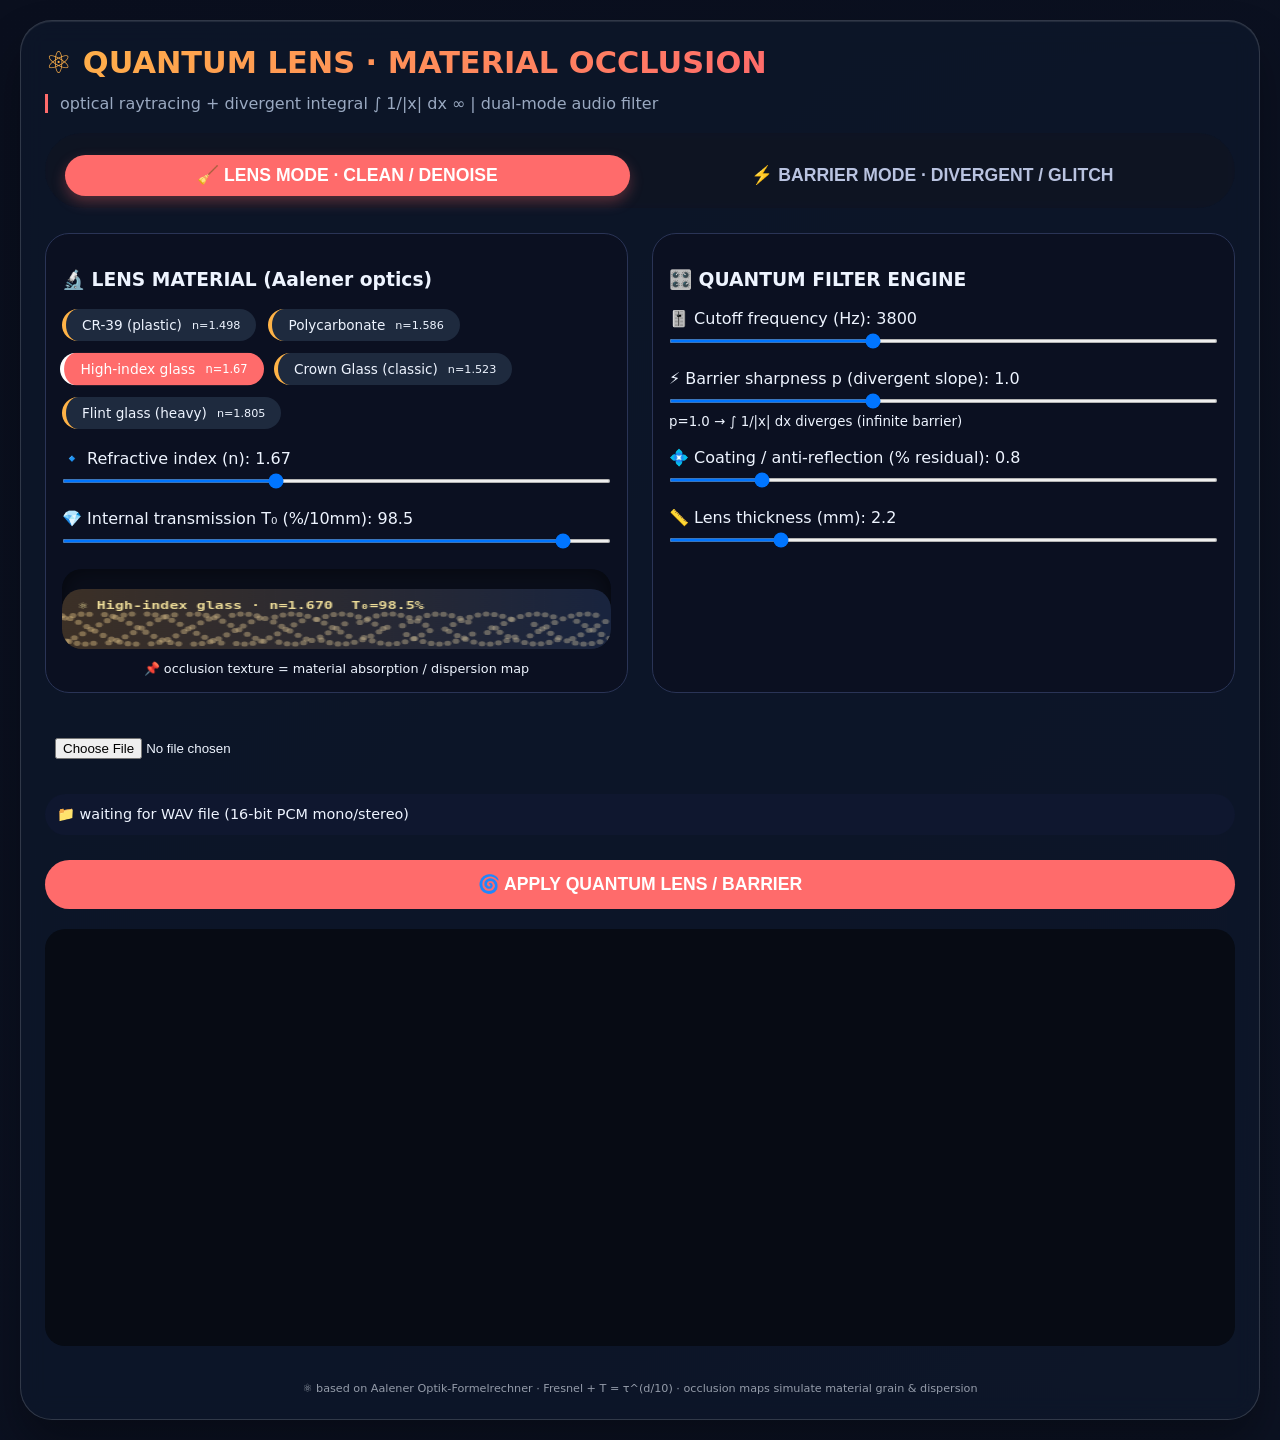
<file: divergent-filter/archive/index_v_material.html>
<!DOCTYPE html>
<html lang="en">
<head>
    <meta charset="UTF-8">
    <meta name="viewport" content="width=device-width, initial-scale=1.0, user-scalable=yes">
    <title>Quantum Lens Audio Filter - Material Occlusion Edition</title>
    <style>
        * {
            box-sizing: border-box;
        }
        body {
            font-family: 'Segoe UI', Roboto, system-ui, -apple-system, sans-serif;
            background: linear-gradient(135deg, #0a0f1e 0%, #0c1222 100%);
            margin: 0;
            padding: 20px;
            color: #eef4ff;
        }
        .container {
            max-width: 1300px;
            margin: 0 auto;
            background: rgba(15, 25, 45, 0.65);
            backdrop-filter: blur(12px);
            border-radius: 2rem;
            padding: 1.5rem;
            box-shadow: 0 25px 45px rgba(0,0,0,0.3), inset 0 1px 1px rgba(255,255,255,0.1);
            border: 1px solid rgba(255,255,255,0.15);
        }
        h1 {
            font-size: 1.9rem;
            margin: 0 0 0.25rem;
            background: linear-gradient(135deg, #ffb347, #ff6b6b);
            -webkit-background-clip: text;
            background-clip: text;
            color: transparent;
            display: inline-block;
        }
        .sub {
            color: #9aa9c1;
            border-left: 3px solid #ff6b6b;
            padding-left: 12px;
            margin: 10px 0 20px;
        }
        .mode-bar {
            display: flex;
            gap: 20px;
            background: #0f1422cc;
            padding: 12px 20px;
            border-radius: 60px;
            margin: 20px 0;
            backdrop-filter: blur(4px);
            justify-content: center;
        }
        .mode-btn {
            background: none;
            border: none;
            font-size: 1.1rem;
            font-weight: bold;
            padding: 10px 28px;
            border-radius: 40px;
            cursor: pointer;
            transition: all 0.2s ease;
            color: #b9c3e0;
        }
        .mode-btn.active {
            background: #ff6b6b;
            color: white;
            box-shadow: 0 6px 14px rgba(255,107,107,0.3);
        }
        .grid-2col {
            display: flex;
            flex-wrap: wrap;
            gap: 24px;
            margin: 25px 0;
        }
        .card {
            background: rgba(10, 15, 30, 0.7);
            border-radius: 1.5rem;
            padding: 1rem;
            flex: 1;
            min-width: 240px;
            border: 1px solid #2a3456;
            transition: all 0.2s;
        }
        .material-grid {
            display: flex;
            flex-wrap: wrap;
            gap: 12px;
            margin-top: 15px;
        }
        .material-chip {
            background: #1e2a3e;
            border-radius: 80px;
            padding: 8px 16px;
            font-size: 0.85rem;
            cursor: pointer;
            transition: all 0.15s;
            display: flex;
            align-items: center;
            gap: 10px;
            border-left: 4px solid #ffb347;
        }
        .material-chip.active {
            background: #ff6b6b;
            color: white;
            border-left-color: white;
            transform: scale(1.02);
        }
        .occlusion-map {
            width: 100%;
            height: 80px;
            background: #0a0e1a;
            border-radius: 20px;
            margin: 12px 0;
            position: relative;
            overflow: hidden;
            box-shadow: inset 0 0 20px rgba(0,0,0,0.5);
        }
        .occ-canvas {
            width: 100%;
            height: 100%;
            display: block;
        }
        .param-slider {
            margin: 18px 0;
        }
        input[type="range"] {
            width: 100%;
            margin: 8px 0;
            background: #2a3456;
            height: 4px;
            border-radius: 5px;
        }
        button {
            background: #ff6b6b;
            border: none;
            padding: 14px 28px;
            font-size: 1.1rem;
            font-weight: bold;
            border-radius: 40px;
            color: white;
            width: 100%;
            cursor: pointer;
            transition: 0.2s;
            margin-top: 10px;
        }
        button:hover {
            background: #ff5252;
            transform: scale(0.98);
        }
        .status {
            background: #0f172f;
            padding: 12px;
            border-radius: 28px;
            margin: 15px 0;
            font-size: 0.9rem;
        }
        canvas {
            width: 100%;
            height: auto;
            background: #070b14;
            border-radius: 20px;
            margin-top: 20px;
        }
        audio {
            width: 100%;
            margin: 12px 0;
        }
        .flex-btns {
            display: flex;
            gap: 12px;
            flex-wrap: wrap;
        }
        footer {
            font-size: 0.7rem;
            text-align: center;
            margin-top: 2rem;
            opacity: 0.6;
        }
        @media (max-width: 700px) {
            .container { padding: 1rem; }
            .mode-btn { padding: 6px 18px; }
        }
    </style>
</head>
<body>
<div class="container">
    <h1>⚛️ QUANTUM LENS · MATERIAL OCCLUSION</h1>
    <div class="sub">optical raytracing + divergent integral ∫ 1/|x| dx ∞ | dual-mode audio filter</div>
    
    <!-- MODE SWITCH (LENS / BARRIER) -->
    <div class="mode-bar">
        <button class="mode-btn" data-mode="lens">🧹 LENS MODE · CLEAN / DENOISE</button>
        <button class="mode-btn" data-mode="barrier">⚡ BARRIER MODE · DIVERGENT / GLITCH</button>
    </div>

    <div class="grid-2col">
        <!-- LEFT PANEL: MATERIAL PRESETS + OCCLUSION TEXTURES -->
        <div class="card">
            <h3>🔬 LENS MATERIAL (Aalener optics)</h3>
            <div id="materialContainer" class="material-grid">
                <!-- dynamic material chips injected -->
            </div>
            <div style="margin-top: 20px;">
                <div class="param-slider">
                    <label>🔹 Refractive index (n): <span id="nValueDisplay">1.67</span></label>
                    <input type="range" id="nSlider" min="1.4" max="2.1" step="0.01" value="1.67">
                </div>
                <div class="param-slider">
                    <label>💎 Internal transmission T₀ (%/10mm): <span id="t0Display">98.5</span></label>
                    <input type="range" id="t0Slider" min="80" max="100" step="0.5" value="98.5">
                </div>
            </div>
            <div class="occlusion-map">
                <canvas id="occCanvas" width="400" height="80" style="width:100%; height:80px; background:#0b0f1c;"></canvas>
            </div>
            <div style="font-size:0.8rem; text-align:center;">📌 occlusion texture = material absorption / dispersion map</div>
        </div>
        
        <!-- RIGHT PANEL: FILTER PARAMETERS -->
        <div class="card">
            <h3>🎛️ QUANTUM FILTER ENGINE</h3>
            <div class="param-slider">
                <label>🎚️ Cutoff frequency (Hz): <span id="cutoffVal">3800</span></label>
                <input type="range" id="cutoffSlider" min="200" max="10000" value="3800" step="10">
            </div>
            <div class="param-slider" id="sharpnessDiv">
                <label>⚡ Barrier sharpness p (divergent slope): <span id="sharpVal">1.0</span></label>
                <input type="range" id="sharpSlider" min="0.3" max="2.2" step="0.01" value="1.0">
                <small>p=1.0 → ∫ 1/|x| dx diverges (infinite barrier)</small>
            </div>
            <div class="param-slider">
                <label>💠 Coating / anti‑reflection (% residual): <span id="coatVal">0.8</span></label>
                <input type="range" id="coatingSlider" min="0.1" max="4.5" step="0.1" value="0.8">
            </div>
            <div class="param-slider">
                <label>📏 Lens thickness (mm): <span id="thickVal">2.2</span></label>
                <input type="range" id="thickSlider" min="0.8" max="8" step="0.1" value="2.2">
            </div>
        </div>
    </div>

    <!-- FILE PICKER (fixed for mobile WAV) -->
    <input type="file" id="audioFile" accept=".wav,.WAV,audio/wav,audio/x-wav" style="margin: 10px 0; padding: 10px;">
    <div id="fileStatus" class="status">📁 waiting for WAV file (16‑bit PCM mono/stereo)</div>
    
    <button id="processBtn">🌀 APPLY QUANTUM LENS / BARRIER</button>
    <div id="progress" style="display:none;" class="status">processing quantum field ...</div>
    <div id="result"></div>
    <canvas id="transferCanvas" width="800" height="280" style="width:100%; height:auto; margin-top: 20px;"></canvas>
    <footer>⚛️ based on Aalener Optik-Formelrechner · Fresnel + T = τ^(d/10) · occlusion maps simulate material grain & dispersion</footer>
</div>

<script>
    // ---------- OPTICS ENGINE (from Aalener Java) ----------
    class OpticalLensCore {
        static fresnelR(n1, n2) {
            let r = (n1 - n2) / (n1 + n2);
            return r * r;
        }
        static materialT(t0_percent, d_mm) {
            if (t0_percent <= 0) return 0;
            let T0 = t0_percent / 100;
            return Math.pow(T0, d_mm / 10);
        }
        static lensTransmission(n_lens, thick_mm, t0_percent, coating_residual_percent) {
            const n_air = 1.0;
            let R1 = this.fresnelR(n_air, n_lens);
            let T1 = 1 - R1;
            // coating reduces reflection
            let coatFactor = Math.max(0.1, 1 - (coating_residual_percent / 100));
            T1 = 1 - (R1 * coatFactor);
            let Tmat = this.materialT(t0_percent, thick_mm);
            let R2 = this.fresnelR(n_lens, n_air);
            let T2 = 1 - (R2 * coatFactor);
            return T1 * Tmat * T2;
        }
    }

    // UI state
    let currentMode = "lens";   // 'lens' or 'barrier'
    let currentAudioBuffer = null;
    let audioCtx = null;

    // Material presets with occlusion texture parameters
    const materials = [
        { name: "CR-39 (plastic)", n: 1.498, t0: 92.0, coatingRec: 1.2, texture: "smooth", occlusionStyle: "organic_diffuse" },
        { name: "Polycarbonate", n: 1.586, t0: 89.5, coatingRec: 1.5, texture: "micro_rough", occlusionStyle: "grainy" },
        { name: "High-index glass", n: 1.670, t0: 98.5, coatingRec: 0.7, texture: "dense", occlusionStyle: "refined" },
        { name: "Crown Glass (classic)", n: 1.523, t0: 99.2, coatingRec: 0.9, texture: "crystal", occlusionStyle: "clean_spectral" },
        { name: "Flint glass (heavy)", n: 1.805, t0: 97.0, coatingRec: 1.8, texture: "dense_abbe", occlusionStyle: "warm_dispersion" }
    ];

    let activeMaterial = materials[2]; // high-index default

    // Helper: draw occlusion texture map (illustrative material grain / dispersion)
    function drawOcclusionMap(material, nVal, t0Val) {
        const canvas = document.getElementById('occCanvas');
        const ctx = canvas.getContext('2d');
        const w = canvas.width = 400;
        const h = canvas.height = 80;
        ctx.fillStyle = "#0b0f1c";
        ctx.fillRect(0, 0, w, h);
        // occlusion pattern - simulates microscopic refraction variations
        let patternSeed = (material.n * 100 + t0Val) % 17;
        for (let i=0; i<240; i++) {
            let x = (i * 31) % w;
            let y = (Math.sin(i * 0.23 + patternSeed) * 15 + 40) % h;
            let intensity = 40 + 30 * Math.sin(i * 0.1 + material.n);
            let radius = 1.2 + (material.n % 1) * 2;
            ctx.beginPath();
            ctx.arc(x, y, radius, 0, Math.PI*2);
            ctx.fillStyle = `rgba(210, 190, 140, ${0.2 + (t0Val/400)})`;
            ctx.fill();
        }
        // gradient overlay: dispersion direction
        let grad = ctx.createLinearGradient(0,0,w,0);
        grad.addColorStop(0, `rgba(255,180,80,0.2)`);
        grad.addColorStop(1, `rgba(80,120,200,0.2)`);
        ctx.fillStyle = grad;
        ctx.fillRect(0,0,w,h);
        ctx.fillStyle = "#eedd99";
        ctx.font = "bold 11px monospace";
        ctx.shadowBlur=0;
        ctx.fillText(`⚛️ ${material.name} · n=${nVal.toFixed(3)}  T₀=${t0Val}%`, 12, 20);
    }

    function updateMaterialUI() {
        let container = document.getElementById('materialContainer');
        container.innerHTML = '';
        materials.forEach(mat => {
            let chip = document.createElement('div');
            chip.className = 'material-chip';
            if (activeMaterial.name === mat.name) chip.classList.add('active');
            chip.innerHTML = `${mat.name} <span style="font-size:0.7rem;">n=${mat.n}</span>`;
            chip.onclick = () => {
                activeMaterial = mat;
                document.getElementById('nSlider').value = mat.n;
                document.getElementById('t0Slider').value = mat.t0;
                document.getElementById('nValueDisplay').innerText = mat.n.toFixed(3);
                document.getElementById('t0Display').innerText = mat.t0;
                let coatRec = mat.coatingRec || 0.8;
                document.getElementById('coatingSlider').value = coatRec;
                document.getElementById('coatVal').innerText = coatRec;
                updateMaterialUI();
                drawOcclusionMap(mat, mat.n, mat.t0);
            };
            container.appendChild(chip);
        });
        drawOcclusionMap(activeMaterial, activeMaterial.n, activeMaterial.t0);
    }

    // ----------------- TRANSFER FUNCTION (DUAL MODE) -----------------
    function getTransferFunction(freq_hz, sr, params) {
        const cutoff = params.cutoffHz;
        const sharpness = params.sharpness;
        const n_lens = params.n;
        const thickness = params.thickness;
        const t0 = params.t0;
        const coating = params.coating;
        // optical transmission (lens core)
        let T_optics = OpticalLensCore.lensTransmission(n_lens, thickness, t0, coating);
        // frequency dependence: dispersion influence
        let f_norm = Math.min(1.0, freq_hz / cutoff);
        let dispFactor = 1 - 0.08 * Math.sin(f_norm * Math.PI);
        T_optics = T_optics * (0.92 + 0.08 * dispFactor);
        
        if (currentMode === "lens") {
            // SMOOTH LENS: 12dB/oct rolloff + slight resonance (clean)
            let rolloff = 1.0 / (1.0 + Math.pow(f_norm, 3.8));
            let resonance = 1 + 0.12 * Math.exp(-Math.pow((freq_hz/cutoff - 0.78)/0.12, 2));
            let T_total = T_optics * rolloff * resonance;
            return Math.min(0.99, T_total);
        } 
        else {   // BARRIER MODE – Divergent integral 1/|Δf|^p
            let df = Math.abs(freq_hz - cutoff) / cutoff;
            let safe = Math.max(df, 0.0005);
            let T_barrier = 1.0 / Math.pow(safe, sharpness);
            let maxBar = 1.0 / Math.pow(0.0005, sharpness);
            T_barrier = T_barrier / (1 + T_barrier/maxBar);
            let T_total = T_optics * T_barrier;
            return Math.min(0.99, T_total);
        }
    }

    // apply filter via FFT overlap-add (simplified but robust)
    async function applyQuantumFilter(audioBuffer, params) {
        const sr = audioBuffer.sampleRate;
        let channelData = audioBuffer.getChannelData(0);
        let len = channelData.length;
        const fftSize = 4096;
        const hop = fftSize/2;
        
        // build freq domain filter response
        let filterFreq = new Array(fftSize/2+1);
        for (let i=0; i<=fftSize/2; i++) {
            let freq = i * sr / fftSize;
            filterFreq[i] = getTransferFunction(freq, sr, params);
        }
        // impulse (via ifft symmetry)
        let filterIR = new Array(fftSize);
        for (let i=0; i<=fftSize/2; i++) {
            filterIR[i] = filterFreq[i];
            if (i>0 && i<fftSize/2) filterIR[fftSize-i] = filterFreq[i];
        }
        // window for smoother
        for (let i=0; i<fftSize; i++) {
            filterIR[i] *= (0.5 - 0.5*Math.cos(2*Math.PI*i/(fftSize-1)));
        }
        // overlap-add convolution
        let output = new Float32Array(len);
        for (let start=0; start < len - fftSize; start += hop) {
            for (let j=0; j<fftSize; j++) {
                output[start+j] += channelData[start+j] * filterIR[j];
            }
        }
        // normalize to avoid clipping, preserve rms approx
        let maxOut = 0;
        for (let i=0; i<len; i++) if (Math.abs(output[i])>maxOut) maxOut=Math.abs(output[i]);
        if (maxOut>0.95) for (let i=0; i<len; i++) output[i] *= 0.9/maxOut;
        return output;
    }

    // UI binding and processing
    document.getElementById('nSlider').addEventListener('input', (e) => {
        let val = parseFloat(e.target.value);
        document.getElementById('nValueDisplay').innerText = val.toFixed(3);
        activeMaterial.n = val;
        drawOcclusionMap(activeMaterial, val, parseFloat(document.getElementById('t0Slider').value));
    });
    document.getElementById('t0Slider').addEventListener('input', (e) => {
        let val = parseFloat(e.target.value);
        document.getElementById('t0Display').innerText = val;
        drawOcclusionMap(activeMaterial, parseFloat(document.getElementById('nSlider').value), val);
    });
    document.getElementById('cutoffSlider').oninput = () => document.getElementById('cutoffVal').innerText = document.getElementById('cutoffSlider').value;
    document.getElementById('sharpSlider').oninput = () => document.getElementById('sharpVal').innerText = parseFloat(document.getElementById('sharpSlider').value).toFixed(2);
    document.getElementById('coatingSlider').oninput = () => document.getElementById('coatVal').innerText = parseFloat(document.getElementById('coatingSlider').value).toFixed(1);
    document.getElementById('thickSlider').oninput = () => document.getElementById('thickVal').innerText = parseFloat(document.getElementById('thickSlider').value).toFixed(1);

    // Mode toggle UI
    const modeBtns = document.querySelectorAll('.mode-btn');
    modeBtns.forEach(btn => {
        btn.addEventListener('click', () => {
            currentMode = btn.getAttribute('data-mode');
            modeBtns.forEach(b => b.classList.remove('active'));
            btn.classList.add('active');
            let sharpDiv = document.getElementById('sharpnessDiv');
            if (currentMode === 'lens') sharpDiv.style.opacity = '0.5';
            else sharpDiv.style.opacity = '1';
        });
    });
    document.querySelector('.mode-btn[data-mode="lens"]').classList.add('active');
    
    // Audio file loading
    const fileInput = document.getElementById('audioFile');
    const fileStatus = document.getElementById('fileStatus');
    fileInput.addEventListener('change', async (e) => {
        const file = e.target.files[0];
        if (!file) return;
        fileStatus.innerHTML = `📂 loading ${file.name} ...`;
        if (!audioCtx) audioCtx = new (window.AudioContext || window.webkitAudioContext)();
        const arrayBuf = await file.arrayBuffer();
        currentAudioBuffer = await audioCtx.decodeAudioData(arrayBuf);
        fileStatus.innerHTML = `✅ ${file.name} | ${currentAudioBuffer.duration.toFixed(1)}s | ${currentAudioBuffer.sampleRate} Hz`;
        let originalPlayer = document.createElement('audio');
        originalPlayer.controls = true;
        originalPlayer.src = URL.createObjectURL(file);
        document.getElementById('result').innerHTML = '<h4>🎧 Original</h4>';
        document.getElementById('result').appendChild(originalPlayer);
    });
    
    // Process
    document.getElementById('processBtn').onclick = async () => {
        if (!currentAudioBuffer) { fileStatus.innerHTML = '❌ no WAV loaded'; return; }
        const progress = document.getElementById('progress');
        progress.style.display = 'block';
        try {
            let params = {
                cutoffHz: parseFloat(document.getElementById('cutoffSlider').value),
                sharpness: parseFloat(document.getElementById('sharpSlider').value),
                n: parseFloat(document.getElementById('nSlider').value),
                thickness: parseFloat(document.getElementById('thickSlider').value),
                t0: parseFloat(document.getElementById('t0Slider').value),
                coating: parseFloat(document.getElementById('coatingSlider').value)
            };
            let filteredData = await applyQuantumFilter(currentAudioBuffer, params);
            let outBuffer = audioCtx.createBuffer(1, filteredData.length, currentAudioBuffer.sampleRate);
            outBuffer.copyToChannel(filteredData, 0);
            const wavBlob = bufferToWav(outBuffer);
            const url = URL.createObjectURL(wavBlob);
            const resultDiv = document.getElementById('result');
            let audioPlayer = document.createElement('audio');
            audioPlayer.controls = true;
            audioPlayer.src = url;
            let downloadLink = document.createElement('a');
            downloadLink.href = url;
            downloadLink.download = `quantum_${currentMode}_lens.wav`;
            downloadLink.innerHTML = '⬇️ download filtered WAV';
            downloadLink.style.display = 'inline-block';
            downloadLink.style.margin = '10px';
            resultDiv.innerHTML = `<h4>🌀 ${currentMode.toUpperCase()} MODE result</h4>`;
            resultDiv.appendChild(audioPlayer);
            resultDiv.appendChild(downloadLink);
            // Plot transfer function
            plotTransferCurve(params);
        } catch(e) { fileStatus.innerHTML = `error: ${e.message}`; }
        progress.style.display = 'none';
    };
    
    function bufferToWav(audioBuffer) {
        let samples = audioBuffer.getChannelData(0);
        let buffer = new ArrayBuffer(44 + samples.length*2);
        let view = new DataView(buffer);
        writeString(view, 0, 'RIFF');
        view.setUint32(4, 36 + samples.length*2, true);
        writeString(view, 8, 'WAVE');
        writeString(view, 12, 'fmt ');
        view.setUint32(16, 16, true);
        view.setUint16(20, 1, true);
        view.setUint16(22, 1, true);
        view.setUint32(24, audioBuffer.sampleRate, true);
        view.setUint32(28, audioBuffer.sampleRate * 2, true);
        view.setUint16(32, 2, true);
        view.setUint16(34, 16, true);
        writeString(view, 36, 'data');
        view.setUint32(40, samples.length*2, true);
        let offset = 44;
        for (let i=0; i<samples.length; i++) {
            let s = Math.max(-1, Math.min(1, samples[i]));
            view.setInt16(offset, s < 0 ? s * 0x8000 : s * 0x7FFF, true);
            offset += 2;
        }
        return new Blob([buffer], {type: 'audio/wav'});
    }
    function writeString(view, offset, str) { for (let i=0;i<str.length;i++) view.setUint8(offset+i, str.charCodeAt(i)); }
    
    function plotTransferCurve(params) {
        let canvas = document.getElementById('transferCanvas');
        let ctx = canvas.getContext('2d');
        let w = canvas.width = 800;
        let h = canvas.height = 280;
        ctx.fillStyle = "#070b14";
        ctx.fillRect(0,0,w,h);
        ctx.beginPath();
        let sr = 44100;
        let first = true;
        for (let i=0; i<=w; i++) {
            let freq = (i/w) * 12000;
            let T = getTransferFunction(freq, sr, params);
            let x = i;
            let y = h - 20 - (T * (h-50));
            if (first) { ctx.moveTo(x,y); first=false; }
            else ctx.lineTo(x,y);
        }
        ctx.strokeStyle = currentMode === 'lens' ? "#6ee7b7" : "#ffaa66";
        ctx.lineWidth = 2.5;
        ctx.stroke();
        ctx.fillStyle = "#aaa";
        ctx.font = "10px monospace";
        ctx.fillText(`cutoff ${params.cutoffHz} Hz  |  mode: ${currentMode}  |  n=${params.n.toFixed(2)}  |  p=${params.sharpness}`, 20, h-8);
    }
    
    // initial material presets
    updateMaterialUI();
    document.getElementById('nSlider').value = activeMaterial.n;
    document.getElementById('t0Slider').value = activeMaterial.t0;
    document.getElementById('nValueDisplay').innerText = activeMaterial.n;
    document.getElementById('t0Display').innerText = activeMaterial.t0;
    drawOcclusionMap(activeMaterial, activeMaterial.n, activeMaterial.t0);
</script>
</body>
</html>
</file>
<file: static/css/style.css>
* {
    margin: 0;
    padding: 0;
    box-sizing: border-box;
}

body {
    font-family: -apple-system, BlinkMacSystemFont, 'Segoe UI', monospace;
    background: #1a1a1a;
    color: #00ff00;
    overflow: hidden;
}

.toolbar {
    position: fixed;
    top: 0;
    left: 0;
    right: 0;
    height: 50px;
    background: #2a2a2a;
    border-bottom: 1px solid #00ff00;
    display: flex;
    align-items: center;
    padding: 0 20px;
    gap: 10px;
    z-index: 100;
}

.toolbar button {
    background: #1a1a1a;
    border: 1px solid #00ff00;
    color: #00ff00;
    padding: 5px 15px;
    cursor: pointer;
    font-family: inherit;
    font-size: 12px;
    transition: all 0.2s;
}

.toolbar button:hover {
    background: #00ff00;
    color: #1a1a1a;
}

.canvas-container {
    position: fixed;
    top: 50px;
    left: 0;
    right: 0;
    bottom: 0;
    overflow: hidden;
    background: #111;
}

canvas {
    display: block;
    width: 100%;
    height: 100%;
    cursor: grab;
}

canvas:active {
    cursor: grabbing;
}

.node {
    position: absolute;
    background: #2a2a2a;
    border: 1px solid #00ff00;
    border-radius: 5px;
    padding: 10px;
    min-width: 150px;
    user-select: none;
    box-shadow: 0 0 10px rgba(0,255,0,0.1);
}

.node.selected {
    border: 2px solid #00ff00;
    box-shadow: 0 0 20px rgba(0,255,0,0.3);
}

.node-header {
    padding: 5px;
    margin: -10px -10px 10px -10px;
    background: #00ff00;
    color: #1a1a1a;
    font-weight: bold;
    cursor: move;
    border-radius: 4px 4px 0 0;
}

.node-port {
    display: flex;
    justify-content: space-between;
    align-items: center;
    margin: 5px 0;
    font-size: 11px;
}

.port {
    width: 12px;
    height: 12px;
    border-radius: 50%;
    background: #00ff00;
    cursor: crosshair;
}

.port.input { background: #ffaa00; }
.port.output { background: #00ff00; }

.grid-dot {
    position: absolute;
    width: 2px;
    height: 2px;
    background: #00ff00;
    opacity: 0.2;
    pointer-events: none;
}

#status {
    margin-left: auto;
    font-size: 12px;
    opacity: 0.7;
}

.minimap {
    position: fixed;
    bottom: 20px;
    right: 20px;
    width: 200px;
    height: 150px;
    background: #2a2a2a;
    border: 1px solid #00ff00;
    opacity: 0.5;
    pointer-events: none;
}
</file>
